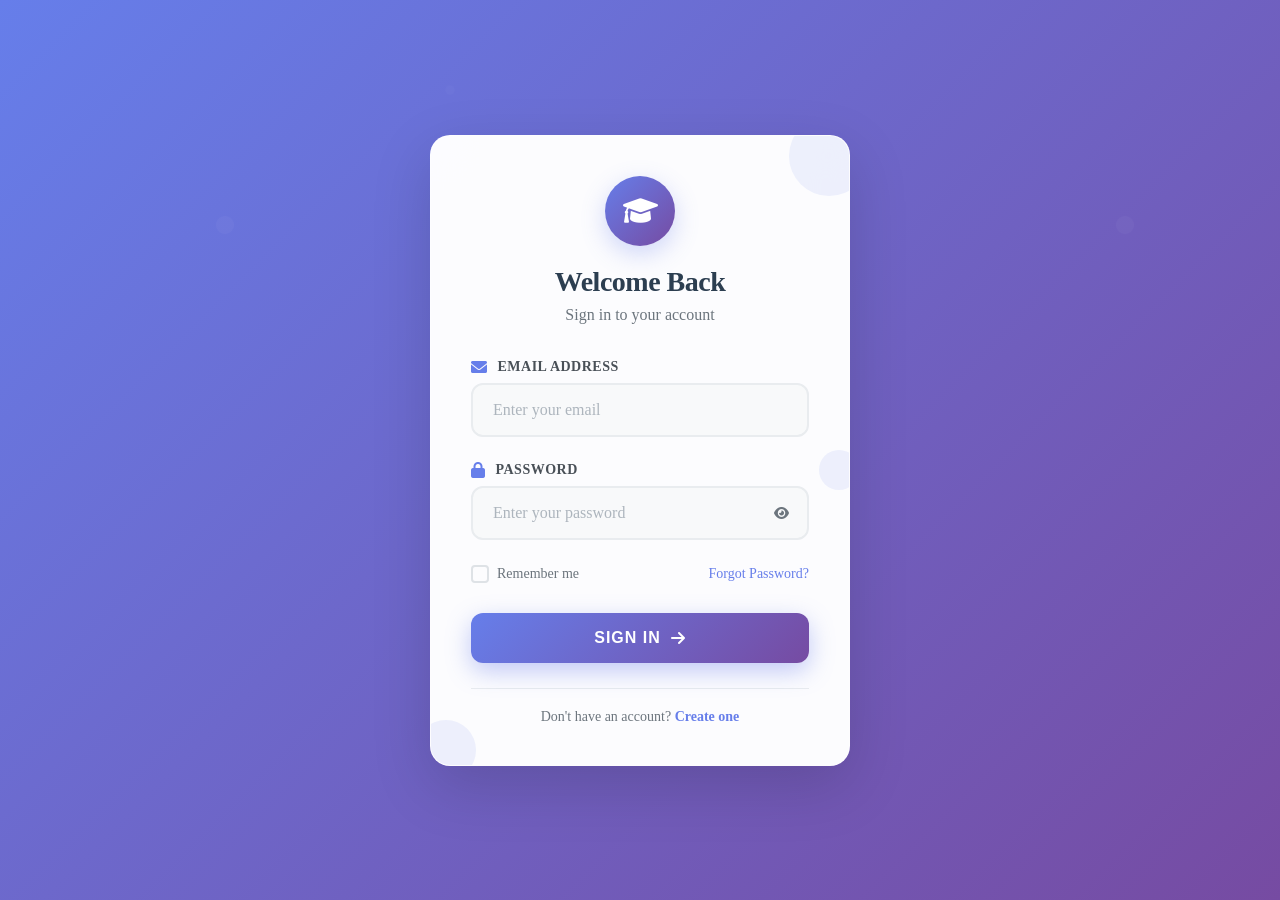
<file: index.html>
<!DOCTYPE html>
<html lang="en">
<head>
    <meta charset="UTF-8">
    <meta name="viewport" content="width=device-width, initial-scale=1.0">
    <title>Student Login</title>
    <link rel="stylesheet" href="styles.css">
    <link rel="stylesheet" href="https://cdnjs.cloudflare.com/ajax/libs/font-awesome/6.0.0/css/all.min.css">
</head>
<body>
    <div class="login-container">
        <div class="login-header">
            <div class="logo">
                <i class="fas fa-graduation-cap"></i>
            </div>
            <h1>Welcome Back</h1>
            <p class="subtitle">Sign in to your account</p>
        </div>

        <form id="loginForm" class="login-form">
            <div class="form-group">
                <label for="email">
                    <i class="fas fa-envelope"></i>
                    Email Address
                </label>
                <input
                    type="email"
                    id="email"
                    placeholder="Enter your email"
                    required
                >
            </div>

            <div class="form-group">
                <label for="password">
                    <i class="fas fa-lock"></i>
                    Password
                </label>
                <div class="password-input">
                    <input
                        type="password"
                        id="password"
                        placeholder="Enter your password"
                        required
                    >
                    <button type="button" class="toggle-password" id="togglePassword">
                        <i class="fas fa-eye"></i>
                    </button>
                </div>
            </div>

            <div class="form-options">
                <label class="remember-me">
                    <input type="checkbox" id="remember">
                    <span class="checkmark"></span>
                    Remember me
                </label>
                <a href="#" class="forgot-password">Forgot Password?</a>
            </div>

            <button type="submit" class="login-btn">
                <span class="btn-text">Sign In</span>
                <i class="fas fa-arrow-right"></i>
            </button>
        </form>

        <div class="login-footer">
            <p>Don't have an account?
                <a href="#" class="signup-link">Create one</a>
            </p>
        </div>

        <div class="decorative-elements">
            <div class="circle circle-1"></div>
            <div class="circle circle-2"></div>
            <div class="circle circle-3"></div>
        </div>
    </div>

    <script src="script.js"></script>
</body>
</html>
</file>
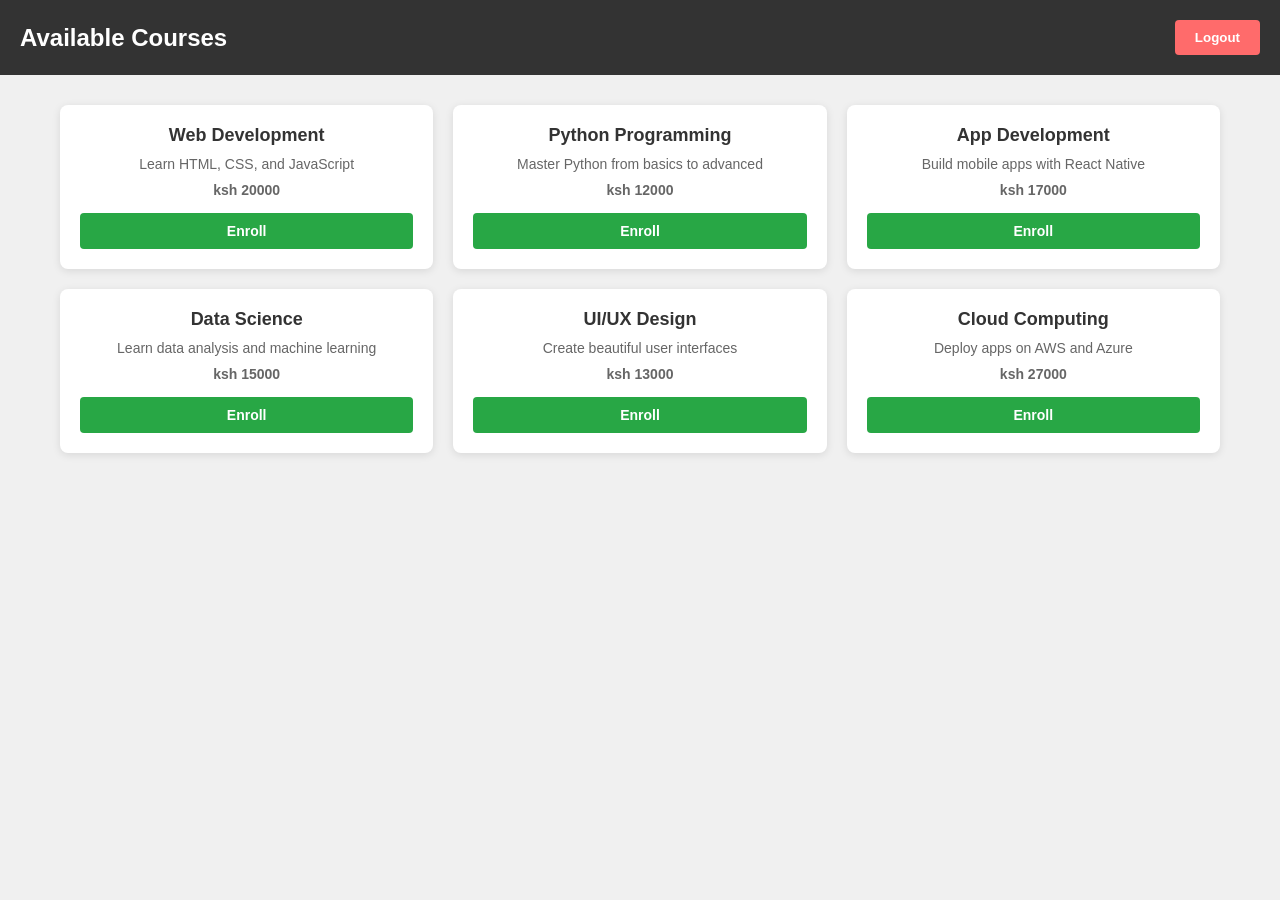
<file: courses.html>
<!DOCTYPE html>
<html lang="en">
<head>
    <meta charset="UTF-8">
    <meta name="viewport" content="width=device-width, initial-scale=1.0">
    <title>Select Courses</title>
    <link rel="stylesheet" href="courses-styles.css">
</head>
<body>
    <header>
        <h1>Available Courses</h1>
        <button onclick="logout()">Logout</button>
    </header>

    <div class="courses-container">
        <div class="course">
            <h3>Web Development</h3>
            <p>Learn HTML, CSS, and JavaScript</p>
            <p class="price">ksh 20000</p>
            <button onclick="enrollCourse('Web Development')">Enroll</button>
        </div>

        <div class="course">
            <h3>Python Programming</h3>
            <p>Master Python from basics to advanced</p>
            <p class="price">ksh 12000</p>
            <button onclick="enrollCourse('Python Programming')">Enroll</button>
        </div>

        <div class="course">
            <h3>App Development</h3>
            <p>Build mobile apps with React Native</p>
            <p class="price">ksh 17000</p>
            <button onclick="enrollCourse('App Development')">Enroll</button>
        </div>

        <div class="course">
            <h3>Data Science</h3>
            <p>Learn data analysis and machine learning</p>
            <p class="price">ksh 15000</p>
            <button onclick="enrollCourse('Data Science')">Enroll</button>
        </div>

        <div class="course">
            <h3>UI/UX Design</h3>
            <p>Create beautiful user interfaces</p>
            <p class="price">ksh 13000</p>
            <button onclick="enrollCourse('UI/UX Design')">Enroll</button>
        </div>

        <div class="course">
            <h3>Cloud Computing</h3>
            <p>Deploy apps on AWS and Azure</p>
            <p class="price">ksh 27000</p>
            <button onclick="enrollCourse('Cloud Computing')">Enroll</button>
        </div>
    </div>

    <script src="courses-script.js"></script>
</body>
</html>
</file>
<file: styles.css>
* {
    margin: 0;
    padding: 0;
    box-sizing: border-box;
}

body {
    font-family: 'Segoe UI', Tahoma, Gene* {
    margin: 0;
    padding: 0;
    box-sizing: border-box;
}

body {
    font-family: 'Segoe UI', Tahoma, Geneva, Verdana, sans-serif;
    background: linear-gradient(135deg, #667eea 0%, #764ba2 100%);
    min-height: 100vh;
    display: flex;
    align-items: center;
    justify-content: center;
    position: relative;
    overflow-x: hidden;
}

body::before {
    content: '';
    position: absolute;
    top: 0;
    left: 0;
    right: 0;
    bottom: 0;
    background: url('data:image/svg+xml,<svg xmlns="http://www.w3.org/2000/svg" viewBox="0 0 100 100"><defs><pattern id="grain" width="100" height="100" patternUnits="userSpaceOnUse"><circle cx="25" cy="25" r="1" fill="%23ffffff" opacity="0.03"/><circle cx="75" cy="75" r="1" fill="%23ffffff" opacity="0.03"/><circle cx="50" cy="10" r="0.5" fill="%23ffffff" opacity="0.02"/><circle cx="90" cy="40" r="0.5" fill="%23ffffff" opacity="0.02"/></pattern></defs><rect width="100" height="100" fill="url(%23grain)"/></svg>');
    pointer-events: none;
}

.login-container {
    background: rgba(255, 255, 255, 0.98);
    backdrop-filter: blur(20px);
    border: 1px solid rgba(255, 255, 255, 0.2);
    padding: 40px;
    border-radius: 20px;
    box-shadow: 0 20px 60px rgba(0, 0, 0, 0.15);
    width: 100%;
    max-width: 420px;
    position: relative;
    animation: slideIn 0.6s ease-out;
    overflow: hidden;
}

@keyframes slideIn {
    from {
        opacity: 0;
        transform: translateY(30px) scale(0.95);
    }
    to {
        opacity: 1;
        transform: translateY(0) scale(1);
    }
}

/* Header Section */
.login-header {
    text-align: center;
    margin-bottom: 35px;
}

.logo {
    width: 70px;
    height: 70px;
    background: linear-gradient(135deg, #667eea 0%, #764ba2 100%);
    border-radius: 50%;
    display: flex;
    align-items: center;
    justify-content: center;
    margin: 0 auto 20px;
    box-shadow: 0 8px 25px rgba(102, 126, 234, 0.3);
    animation: float 3s ease-in-out infinite;
}

.logo i {
    font-size: 28px;
    color: white;
}

@keyframes float {
    0%, 100% { transform: translateY(0px); }
    50% { transform: translateY(-5px); }
}

.login-header h1 {
    color: #2c3e50;
    font-size: 28px;
    font-weight: 700;
    margin-bottom: 8px;
    letter-spacing: -0.5px;
}

.subtitle {
    color: #6c757d;
    font-size: 16px;
    font-weight: 400;
}

/* Form Styling */
.login-form {
    margin-bottom: 25px;
}

.form-group {
    margin-bottom: 25px;
    position: relative;
}

.form-group label {
    display: flex;
    align-items: center;
    gap: 10px;
    color: #495057;
    font-weight: 600;
    font-size: 14px;
    margin-bottom: 8px;
    text-transform: uppercase;
    letter-spacing: 0.5px;
}

.form-group label i {
    color: #667eea;
    font-size: 16px;
}

.form-group input {
    width: 100%;
    padding: 16px 20px;
    border: 2px solid #e9ecef;
    border-radius: 12px;
    font-size: 16px;
    transition: all 0.3s ease;
    background: #f8f9fa;
    outline: none;
    font-family: inherit;
}

.form-group input:focus {
    border-color: #667eea;
    background: white;
    box-shadow: 0 0 0 4px rgba(102, 126, 234, 0.1);
    transform: translateY(-2px);
}

.form-group input::placeholder {
    color: #adb5bd;
}

/* Password Input with Toggle */
.password-input {
    position: relative;
}

.toggle-password {
    position: absolute;
    right: 15px;
    top: 50%;
    transform: translateY(-50%);
    background: none;
    border: none;
    color: #6c757d;
    cursor: pointer;
    padding: 5px;
    border-radius: 50%;
    transition: all 0.3s ease;
}

.toggle-password:hover {
    color: #667eea;
    background: rgba(102, 126, 234, 0.1);
}

/* Form Options */
.form-options {
    display: flex;
    justify-content: space-between;
    align-items: center;
    margin-bottom: 30px;
}

.remember-me {
    display: flex;
    align-items: center;
    gap: 8px;
    cursor: pointer;
    font-size: 14px;
    color: #6c757d;
    position: relative;
}

.remember-me input[type="checkbox"] {
    display: none;
}

.checkmark {
    width: 18px;
    height: 18px;
    border: 2px solid #dee2e6;
    border-radius: 4px;
    position: relative;
    transition: all 0.3s ease;
}

.remember-me input[type="checkbox"]:checked + .checkmark {
    background: #667eea;
    border-color: #667eea;
}

.remember-me input[type="checkbox"]:checked + .checkmark::after {
    content: '✓';
    position: absolute;
    top: -2px;
    left: 2px;
    color: white;
    font-size: 12px;
    font-weight: bold;
}

.forgot-password {
    color: #667eea;
    text-decoration: none;
    font-size: 14px;
    font-weight: 500;
    transition: color 0.3s ease;
}

.forgot-password:hover {
    color: #764ba2;
    text-decoration: underline;
}

/* Login Button */
.login-btn {
    width: 100%;
    padding: 16px 24px;
    background: linear-gradient(135deg, #667eea 0%, #764ba2 100%);
    color: white;
    border: none;
    border-radius: 12px;
    font-size: 16px;
    font-weight: 600;
    cursor: pointer;
    transition: all 0.3s ease;
    display: flex;
    align-items: center;
    justify-content: center;
    gap: 10px;
    text-transform: uppercase;
    letter-spacing: 1px;
    box-shadow: 0 8px 25px rgba(102, 126, 234, 0.4);
    position: relative;
    overflow: hidden;
}

.login-btn::before {
    content: '';
    position: absolute;
    top: 0;
    left: -100%;
    width: 100%;
    height: 100%;
    background: linear-gradient(90deg, transparent, rgba(255, 255, 255, 0.2), transparent);
    transition: left 0.5s;
}

.login-btn:hover::before {
    left: 100%;
}

.login-btn:hover {
    transform: translateY(-3px);
    box-shadow: 0 12px 35px rgba(102, 126, 234, 0.5);
}

.login-btn:active {
    transform: translateY(-1px);
}

.btn-text {
    z-index: 1;
    position: relative;
}

/* Footer */
.login-footer {
    text-align: center;
    padding-top: 20px;
    border-top: 1px solid #e9ecef;
}

.login-footer p {
    color: #6c757d;
    font-size: 14px;
    margin: 0;
}

.signup-link {
    color: #667eea;
    text-decoration: none;
    font-weight: 600;
    transition: color 0.3s ease;
}

.signup-link:hover {
    color: #764ba2;
    text-decoration: underline;
}

/* Decorative Elements */
.decorative-elements {
    position: absolute;
    top: 0;
    left: 0;
    right: 0;
    bottom: 0;
    pointer-events: none;
    overflow: hidden;
}

.circle {
    position: absolute;
    border-radius: 50%;
    background: rgba(102, 126, 234, 0.1);
    animation: float 6s ease-in-out infinite;
}

.circle-1 {
    width: 80px;
    height: 80px;
    top: -20px;
    right: -20px;
    animation-delay: 0s;
}

.circle-2 {
    width: 60px;
    height: 60px;
    bottom: -15px;
    left: -15px;
    animation-delay: 2s;
}

.circle-3 {
    width: 40px;
    height: 40px;
    top: 50%;
    right: -10px;
    animation-delay: 4s;
}

/* Error States */
.form-group.error input {
    border-color: #dc3545;
    background-color: #fff5f5;
    animation: shake 0.5s ease-in-out;
}

@keyframes shake {
    0%, 100% { transform: translateX(0); }
    25% { transform: translateX(-5px); }
    75% { transform: translateX(5px); }
}

.error-message {
    color: #dc3545;
    font-size: 12px;
    margin-top: 5px;
    display: block;
    animation: fadeIn 0.3s ease;
}

@keyframes fadeIn {
    from { opacity: 0; transform: translateY(-10px); }
    to { opacity: 1; transform: translateY(0); }
}

/* Loading State */
.login-btn.loading {
    opacity: 0.8;
    cursor: not-allowed;
    transform: none;
}

.login-btn.loading::after {
    content: '';
    width: 16px;
    height: 16px;
    border: 2px solid rgba(255, 255, 255, 0.3);
    border-top: 2px solid white;
    border-radius: 50%;
    animation: spin 1s linear infinite;
    margin-left: 10px;
}

@keyframes spin {
    0% { transform: rotate(0deg); }
    100% { transform: rotate(360deg); }
}

/* Success Animation */
.login-container.success {
    animation: successBounce 0.8s ease-out;
}

@keyframes successBounce {
    0% { transform: scale(1); }
    50% { transform: scale(1.05); }
    100% { transform: scale(1); }
}

/* Responsive Design */
@media (max-width: 480px) {
    .login-container {
        margin: 20px;
        padding: 30px 25px;
    }

    .login-header h1 {
        font-size: 24px;
    }

    .form-group input {
        padding: 14px 18px;
        font-size: 15px;
    }

    .login-btn {
        padding: 14px 20px;
        font-size: 15px;
    }

    .form-options {
        flex-direction: column;
        gap: 15px;
        align-items: flex-start;
    }
}

va, Verdana, sans-serif;
    background: linear-gradient(135deg, #667eea 0%, #764ba2 100%);
    min-height: 100vh;
    display: flex;
    align-items: center;
    justify-content: center;
    position: relative;
    overflow-x: hidden;
}

body::before {
    content: '';
    position: absolute;
    top: 0;
    left: 0;
    right: 0;
    bottom: 0;
    background: url('data:image/svg+xml,<svg xmlns="http://www.w3.org/2000/svg" viewBox="0 0 100 100"><defs><pattern id="grain" width="100" height="100" patternUnits="userSpaceOnUse"><circle cx="25" cy="25" r="1" fill="%23ffffff" opacity="0.03"/><circle cx="75" cy="75" r="1" fill="%23ffffff" opacity="0.03"/><circle cx="50" cy="10" r="0.5" fill="%23ffffff" opacity="0.02"/><circle cx="90" cy="40" r="0.5" fill="%23ffffff" opacity="0.02"/></pattern></defs><rect width="100" height="100" fill="url(%23grain)"/></svg>');
    pointer-events: none;
}

.login-container {
    background: rgba(255, 255, 255, 0.98);
    backdrop-filter: blur(20px);
    border: 1px solid rgba(255, 255, 255, 0.2);
    padding: 40px;
    border-radius: 20px;
    box-shadow: 0 20px 60px rgba(0, 0, 0, 0.15);
    width: 100%;
    max-width: 420px;
    position: relative;
    animation: slideIn 0.6s ease-out;
    overflow: hidden;
}

@keyframes slideIn {
    from {
        opacity: 0;
        transform: translateY(30px) scale(0.95);
    }
    to {
        opacity: 1;
        transform: translateY(0) scale(1);
    }
}

/* Header Section */
.login-header {
    text-align: center;
    margin-bottom: 35px;
}

.logo {
    width: 70px;
    height: 70px;
    background: linear-gradient(135deg, #667eea 0%, #764ba2 100%);
    border-radius: 50%;
    display: flex;
    align-items: center;
    justify-content: center;
    margin: 0 auto 20px;
    box-shadow: 0 8px 25px rgba(102, 126, 234, 0.3);
    animation: float 3s ease-in-out infinite;
}

.logo i {
    font-size: 28px;
    color: white;
}

@keyframes float {
    0%, 100% { transform: translateY(0px); }
    50% { transform: translateY(-5px); }
}

.login-header h1 {
    color: #2c3e50;
    font-size: 28px;
    font-weight: 700;
    margin-bottom: 8px;
    letter-spacing: -0.5px;
}

.subtitle {
    color: #6c757d;
    font-size: 16px;
    font-weight: 400;
}

/* Form Styling */
.login-form {
    margin-bottom: 25px;
}

.form-group {
    margin-bottom: 25px;
    position: relative;
}

.form-group label {
    display: flex;
    align-items: center;
    gap: 10px;
    color: #495057;
    font-weight: 600;
    font-size: 14px;
    margin-bottom: 8px;
    text-transform: uppercase;
    letter-spacing: 0.5px;
}

.form-group label i {
    color: #667eea;
    font-size: 16px;
}

.form-group input {
    width: 100%;
    padding: 16px 20px;
    border: 2px solid #e9ecef;
    border-radius: 12px;
    font-size: 16px;
    transition: all 0.3s ease;
    background: #f8f9fa;
    outline: none;
    font-family: inherit;
}

.form-group input:focus {
    border-color: #667eea;
    background: white;
    box-shadow: 0 0 0 4px rgba(102, 126, 234, 0.1);
    transform: translateY(-2px);
}

.form-group input::placeholder {
    color: #adb5bd;
}

/* Password Input with Toggle */
.password-input {
    position: relative;
}

.toggle-password {
    position: absolute;
    right: 15px;
    top: 50%;
    transform: translateY(-50%);
    background: none;
    border: none;
    color: #6c757d;
    cursor: pointer;
    padding: 5px;
    border-radius: 50%;
    transition: all 0.3s ease;
}

.toggle-password:hover {
    color: #667eea;
    background: rgba(102, 126, 234, 0.1);
}

/* Form Options */
.form-options {
    display: flex;
    justify-content: space-between;
    align-items: center;
    margin-bottom: 30px;
}

.remember-me {
    display: flex;
    align-items: center;
    gap: 8px;
    cursor: pointer;
    font-size: 14px;
    color: #6c757d;
    position: relative;
}

.remember-me input[type="checkbox"] {
    display: none;
}

.checkmark {
    width: 18px;
    height: 18px;
    border: 2px solid #dee2e6;
    border-radius: 4px;
    position: relative;
    transition: all 0.3s ease;
}

.remember-me input[type="checkbox"]:checked + .checkmark {
    background: #667eea;
    border-color: #667eea;
}

.remember-me input[type="checkbox"]:checked + .checkmark::after {
    content: '✓';
    position: absolute;
    top: -2px;
    left: 2px;
    color: white;
    font-size: 12px;
    font-weight: bold;
}

.forgot-password {
    color: #667eea;
    text-decoration: none;
    font-size: 14px;
    font-weight: 500;
    transition: color 0.3s ease;
}

.forgot-password:hover {
    color: #764ba2;
    text-decoration: underline;
}

/* Login Button */
.login-btn {
    width: 100%;
    padding: 16px 24px;
    background: linear-gradient(135deg, #667eea 0%, #764ba2 100%);
    color: white;
    border: none;
    border-radius: 12px;
    font-size: 16px;
    font-weight: 600;
    cursor: pointer;
    transition: all 0.3s ease;
    display: flex;
    align-items: center;
    justify-content: center;
    gap: 10px;
    text-transform: uppercase;
    letter-spacing: 1px;
    box-shadow: 0 8px 25px rgba(102, 126, 234, 0.4);
    position: relative;
    overflow: hidden;
}

.login-btn::before {
    content: '';
    position: absolute;
    top: 0;
    left: -100%;
    width: 100%;
    height: 100%;
    background: linear-gradient(90deg, transparent, rgba(255, 255, 255, 0.2), transparent);
    transition: left 0.5s;
}

.login-btn:hover::before {
    left: 100%;
}

.login-btn:hover {
    transform: translateY(-3px);
    box-shadow: 0 12px 35px rgba(102, 126, 234, 0.5);
}

.login-btn:active {
    transform: translateY(-1px);
}

.btn-text {
    z-index: 1;
    position: relative;
}

/* Footer */
.login-footer {
    text-align: center;
    padding-top: 20px;
    border-top: 1px solid #e9ecef;
}

.login-footer p {
    color: #6c757d;
    font-size: 14px;
    margin: 0;
}

.signup-link {
    color: #667eea;
    text-decoration: none;
    font-weight: 600;
    transition: color 0.3s ease;
}

.signup-link:hover {
    color: #764ba2;
    text-decoration: underline;
}

/* Decorative Elements */
.decorative-elements {
    position: absolute;
    top: 0;
    left: 0;
    right: 0;
    bottom: 0;
    pointer-events: none;
    overflow: hidden;
}

.circle {
    position: absolute;
    border-radius: 50%;
    background: rgba(102, 126, 234, 0.1);
    animation: float 6s ease-in-out infinite;
}

.circle-1 {
    width: 80px;
    height: 80px;
    top: -20px;
    right: -20px;
    animation-delay: 0s;
}

.circle-2 {
    width: 60px;
    height: 60px;
    bottom: -15px;
    left: -15px;
    animation-delay: 2s;
}

.circle-3 {
    width: 40px;
    height: 40px;
    top: 50%;
    right: -10px;
    animation-delay: 4s;
}

/* Error States */
.form-group.error input {
    border-color: #dc3545;
    background-color: #fff5f5;
    animation: shake 0.5s ease-in-out;
}

@keyframes shake {
    0%, 100% { transform: translateX(0); }
    25% { transform: translateX(-5px); }
    75% { transform: translateX(5px); }
}

.error-message {
    color: #dc3545;
    font-size: 12px;
    margin-top: 5px;
    display: block;
    animation: fadeIn 0.3s ease;
}

@keyframes fadeIn {
    from { opacity: 0; transform: translateY(-10px); }
    to { opacity: 1; transform: translateY(0); }
}

/* Loading State */
.login-btn.loading {
    opacity: 0.8;
    cursor: not-allowed;
    transform: none;
}

.login-btn.loading::after {
    content: '';
    width: 16px;
    height: 16px;
    border: 2px solid rgba(255, 255, 255, 0.3);
    border-top: 2px solid white;
    border-radius: 50%;
    animation: spin 1s linear infinite;
    margin-left: 10px;
}

@keyframes spin {
    0% { transform: rotate(0deg); }
    100% { transform: rotate(360deg); }
}

/* Success Animation */
.login-container.success {
    animation: successBounce 0.8s ease-out;
}

@keyframes successBounce {
    0% { transform: scale(1); }
    50% { transform: scale(1.05); }
    100% { transform: scale(1); }
}

/* Responsive Design */
@media (max-width: 480px) {
    .login-container {
        margin: 20px;
        padding: 30px 25px;
    }

    .login-header h1 {
        font-size: 24px;
    }

    .form-group input {
        padding: 14px 18px;
        font-size: 15px;
    }

    .login-btn {
        padding: 14px 20px;
        font-size: 15px;
    }

    .form-options {
        flex-direction: column;
        gap: 15px;
        align-items: flex-start;
    }
}
}

/* Add error styling */
.form-group.error input {
    border-color: #dc3545;
    background-color: #fff5f5;
}

.form-group.error input:focus {
    border-color: #dc3545;
    box-shadow: 0 0 0 3px rgba(220, 53, 69, 0.1);
}

.error-message {
    color: #dc3545;
    font-size: 12px;
    margin-top: 5px;
    display: block;
}
</file>
<file: courses-styles.css>
* {
    margin: 0;
    padding: 0;
    box-sizing: border-box;
}

body {
    font-family: Arial, sans-serif;
    background-color: #f0f0f0;
}

header {
    background-color: #333;
    color: white;
    padding: 20px;
    display: flex;
    justify-content: space-between;
    align-items: center;
}

header h1 {
    font-size: 24px;
}

header button {
    padding: 10px 20px;
    background-color: #ff6b6b;
    color: white;
    border: none;
    border-radius: 4px;
    cursor: pointer;
    font-weight: bold;
}

header button:hover {
    background-color: #ff5252;
}

.courses-container {
    max-width: 1200px;
    margin: 30px auto;
    display: grid;
    grid-template-columns: repeat(auto-fit, minmax(280px, 1fr));
    gap: 20px;
    padding: 0 20px;
}

.course {
    background: white;
    padding: 20px;
    border-radius: 8px;
    box-shadow: 0 2px 8px rgba(0, 0, 0, 0.1);
    text-align: center;
}

.course h3 {
    color: #333;
    margin-bottom: 10px;
    font-size: 18px;
}

.course p {
    color: #666;
    margin-bottom: 10px;
    font-size: 14px;
}

.price {
    color: #007bff;
    font-weight: bold;
    font-size: 18px;
    margin-bottom: 15px !important;
}

.course button {
    width: 100%;
    padding: 10px;
    background-color: #28a745;
    color: white;
    border: none;
    border-radius: 4px;
    cursor: pointer;
    font-weight: bold;
    font-size: 14px;
}

.course button:hover {
    background-color: #218838;
}
</file>
